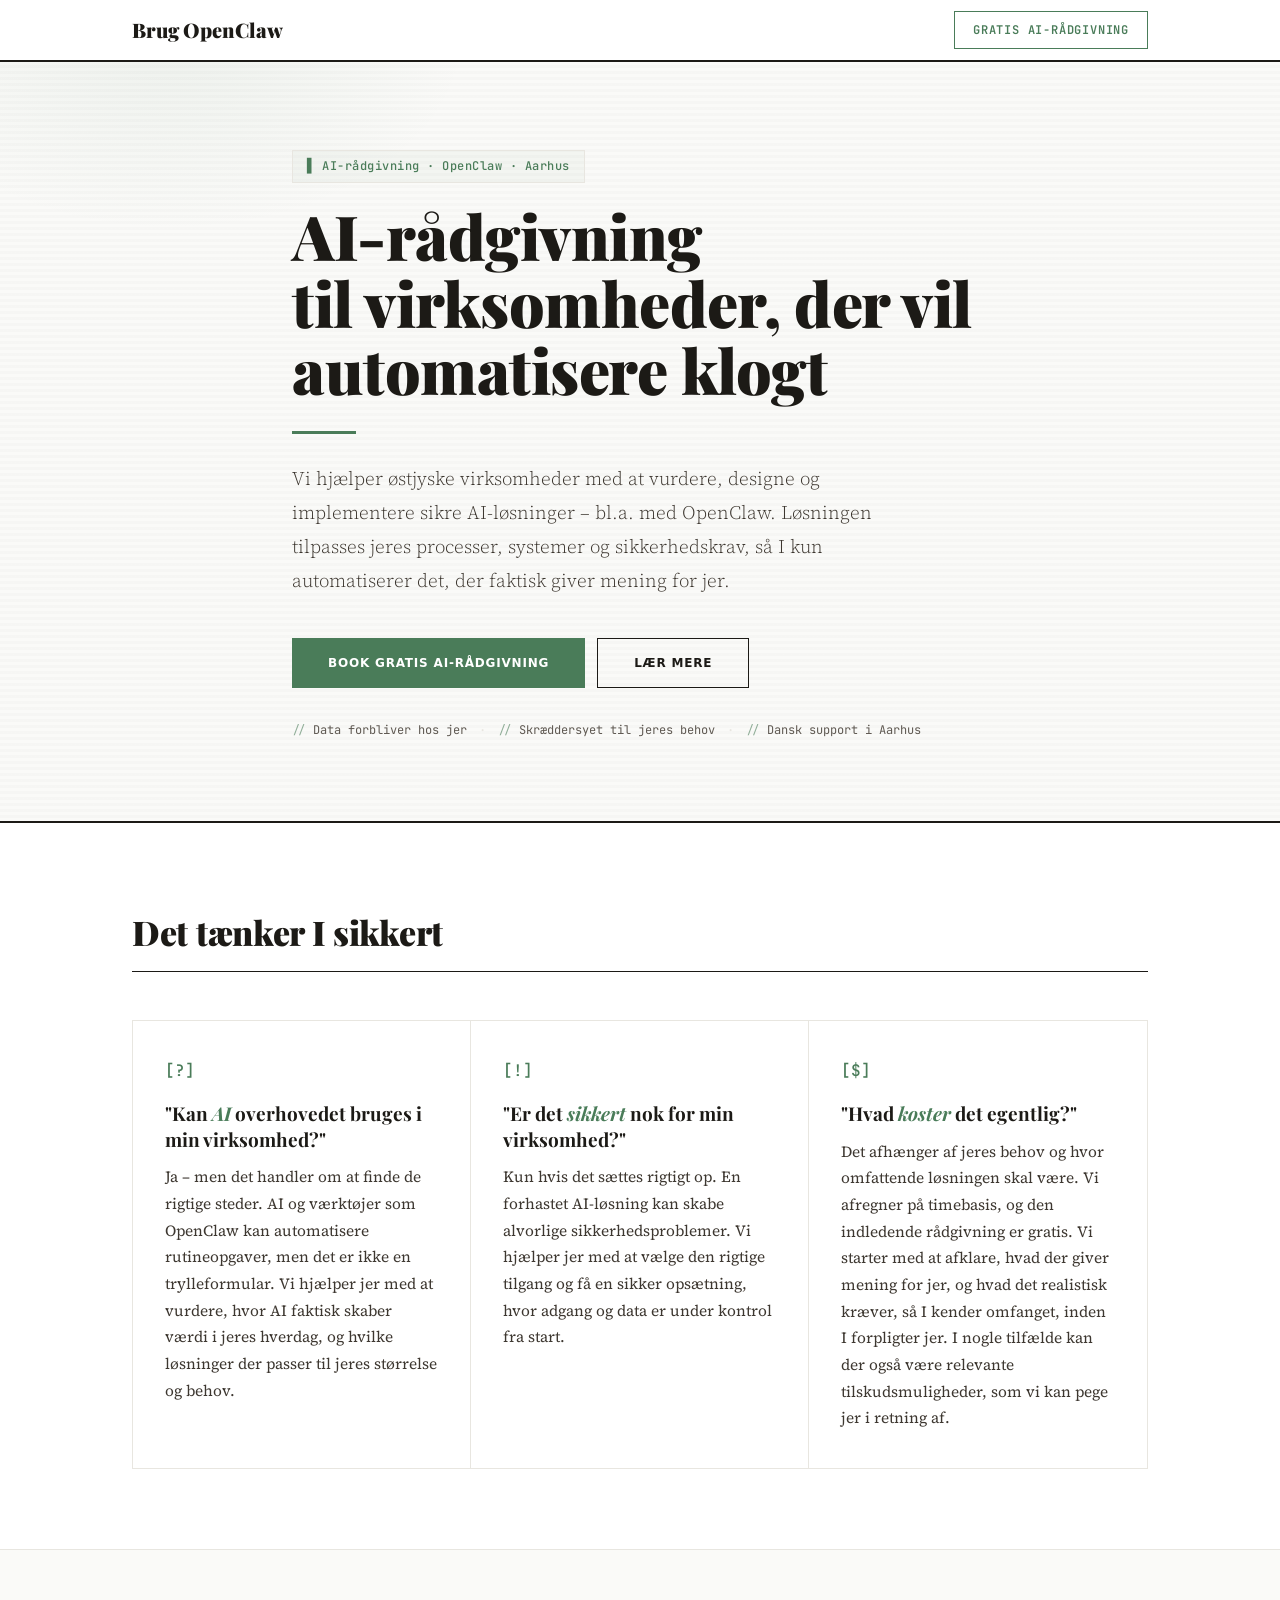
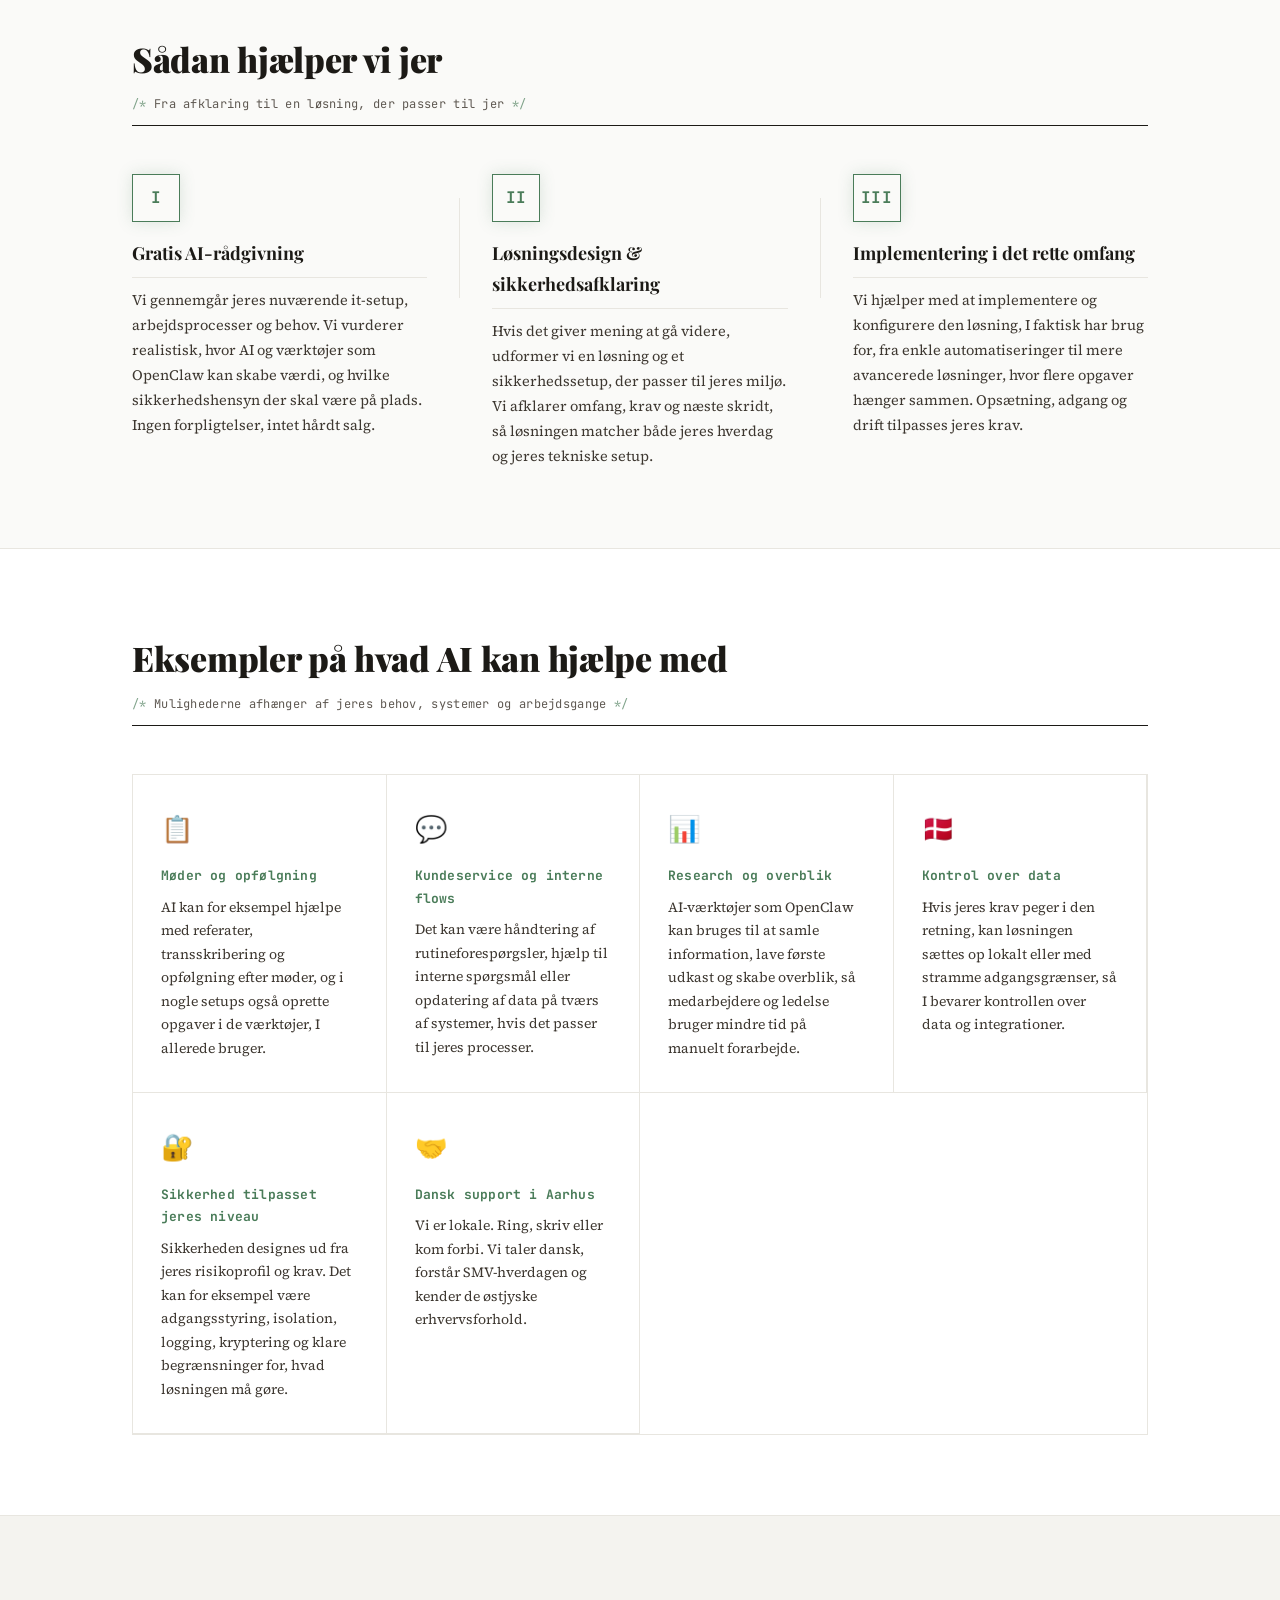
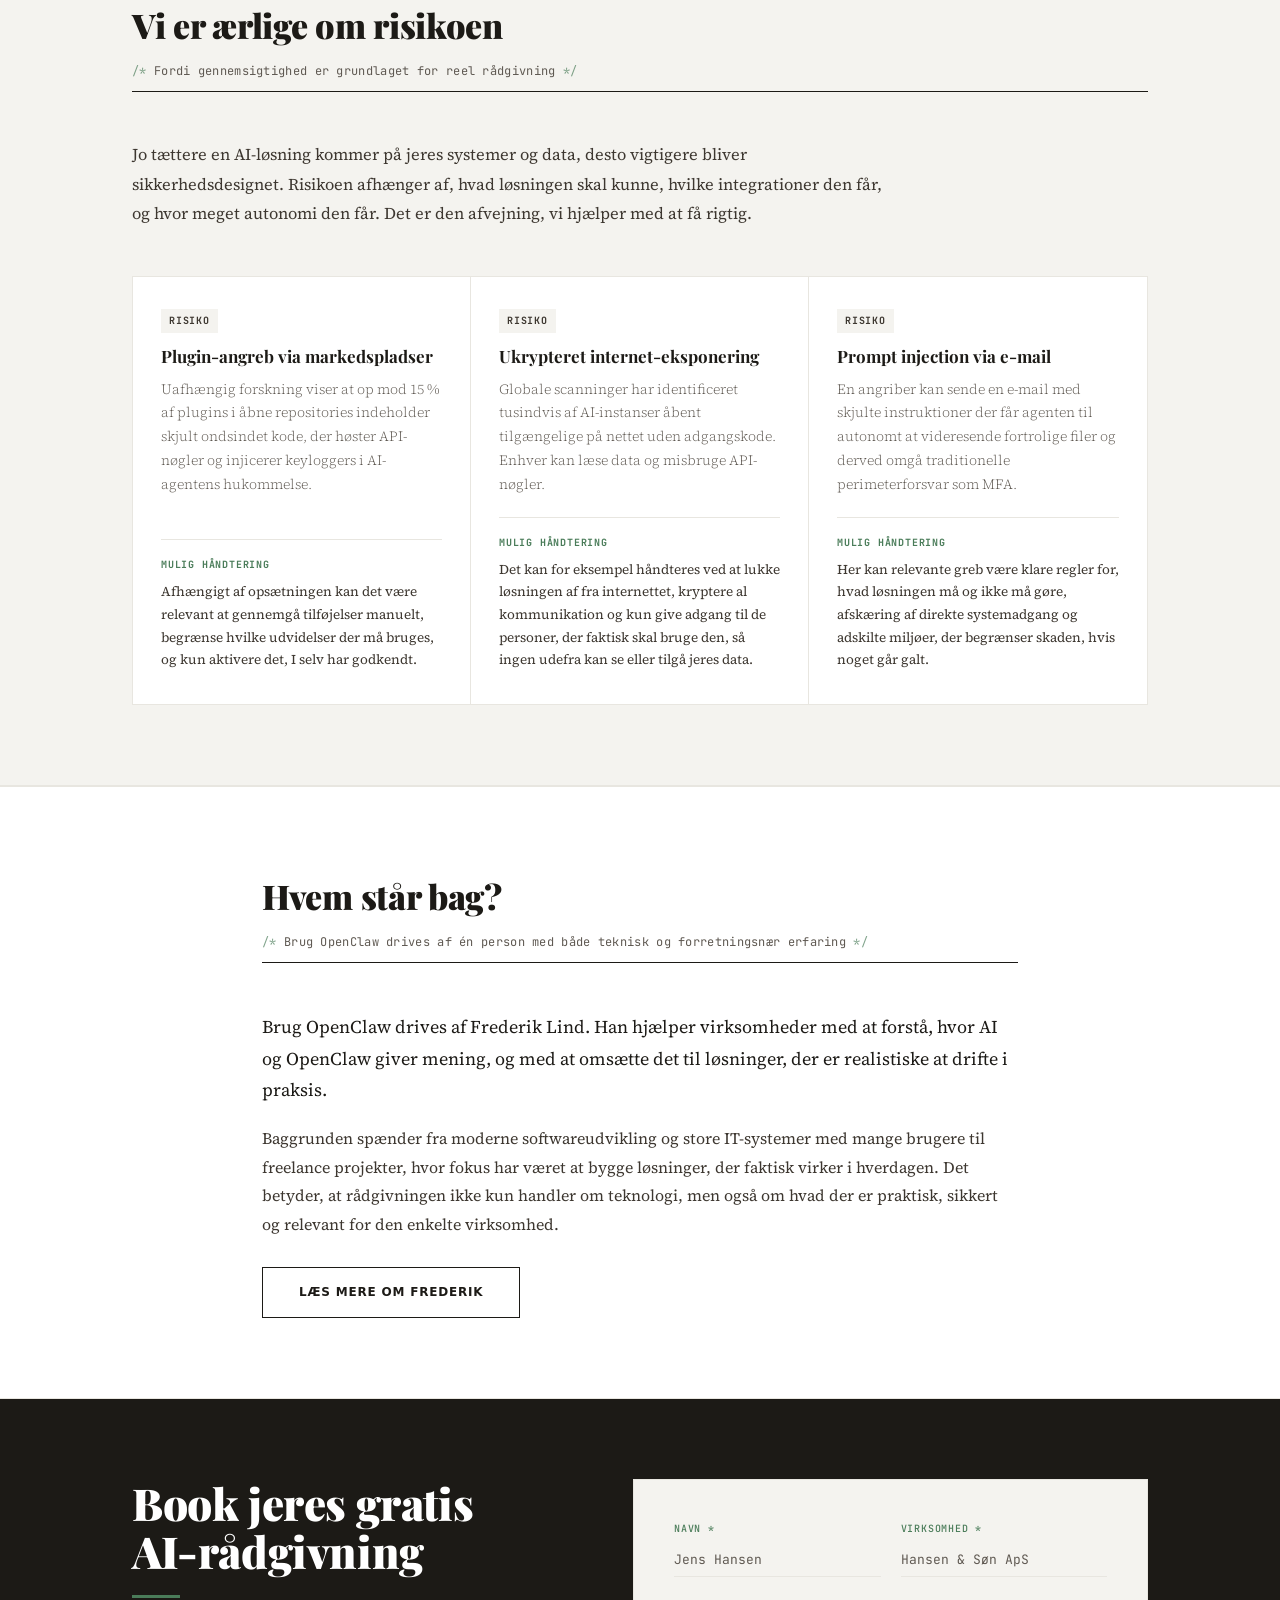
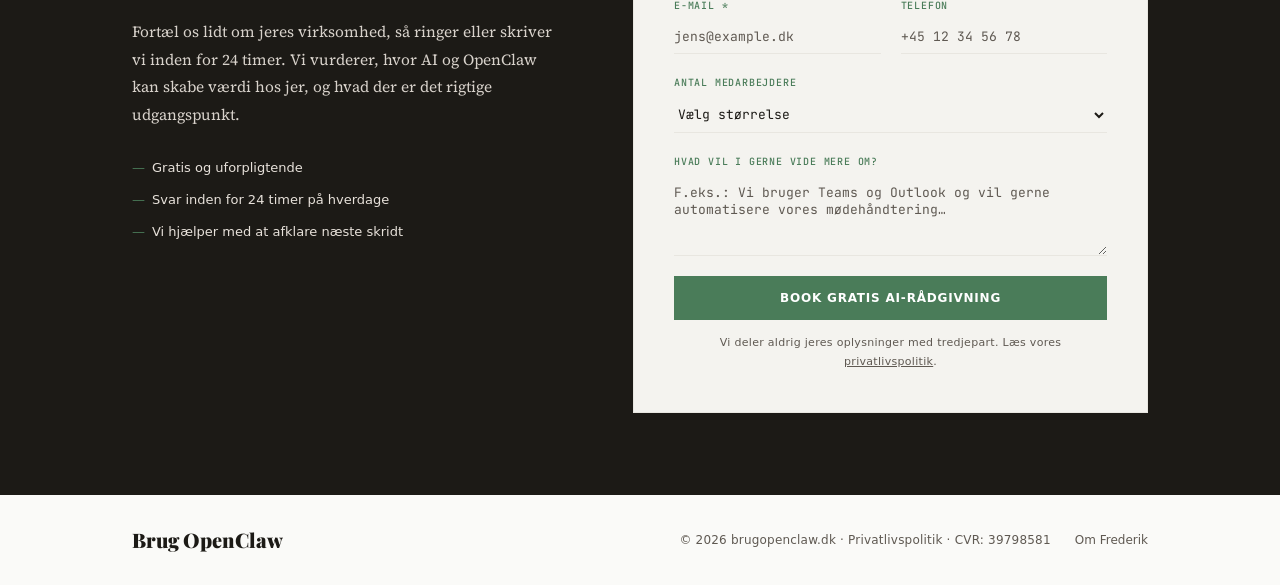
<file: index.html>
<!DOCTYPE html>
<html lang="da">
<head>
  <!-- Google tag (gtag.js) -->
  <script async src="https://www.googletagmanager.com/gtag/js?id=AW-16779625532"></script>
  <script>
    window.dataLayer = window.dataLayer || [];
    function gtag(){dataLayer.push(arguments);}
    gtag('js', new Date());

    gtag('config', 'AW-16779625532');
    gtag('event', 'conversion', {
      'send_to': 'AW-16779625532/enEFCMXwtowcELyIk8E-',
      'value': 1.0,
      'currency': 'DKK'
    });

    function gtag_report_conversion(url, conversionData = {}) {
      var conversionTargets = [
        'AW-16779625532/GL09CPawhusZELyIk8E-',
        'AW-16779625532/SyfcCOvQsowcELyIk8E-'
      ];
      var callbackCalled = false;
      var callback = function () {
        if (callbackCalled) {
          return;
        }
        callbackCalled = true;
        if (typeof(url) !== 'undefined') {
          window.location = url;
        }
      };

      if (typeof window.gtag !== 'function') {
        callback();
        return false;
      }

      conversionTargets.forEach(function (sendTo) {
        gtag('event', 'conversion', {
          'send_to': sendTo,
          'value': 1.0,
          'currency': 'DKK',
          'event_callback': callback,
          ...conversionData
        });
      });
      return false;
    }
  </script>
  <meta charset="UTF-8" />
  <meta name="viewport" content="width=device-width, initial-scale=1.0" />
  <title>Brug OpenClaw – AI-rådgivning Aarhus | AI-automatisering for østjyske SMV'er</title>
  <meta name="description" content="Overvejer I AI og automatisering i jeres virksomhed? Vi hjælper østjyske SMV'er med at finde de rigtige AI-løsninger – bl.a. med OpenClaw – og sætte dem sikkert op. Gratis indledende rådgivning." />
  <meta name="keywords" content="AI-optimering SMV, få hjælp til AI optimering, AI-rådgivning Aarhus, AI automatisering SMV, OpenClaw" />
  <link rel="preconnect" href="https://fonts.googleapis.com" />
  <link rel="preconnect" href="https://fonts.gstatic.com" crossorigin />
  <link href="https://fonts.googleapis.com/css2?family=JetBrains+Mono:wght@400;500;700&family=Playfair+Display:ital,wght@0,700;0,900;1,700&family=Source+Serif+4:wght@300;400;600&display=swap" rel="stylesheet" />
  <link rel="stylesheet" href="style.css" />
  <script type="application/ld+json">
  {
    "@context": "https://schema.org",
    "@type": "ProfessionalService",
    "name": "Brug OpenClaw",
    "description": "Få hjælp til AI-optimering i jeres SMV. Vi hjælper østjyske virksomheder med AI-rådgivning, automatisering og sikre AI-løsninger.",
    "url": "https://brugopenclaw.dk",
    "areaServed": {
      "@type": "Place",
      "name": "Aarhus, Østjylland, Danmark"
    },
    "serviceType": ["AI-optimering for SMV", "AI-rådgivning", "AI-automatisering"],
    "knowsLanguage": "da",
    "priceRange": "Gratis indledende rådgivning"
  }
  </script>
  <link rel="icon" type="image/png" sizes="512x512" href="favicon-512.png" />
  <script defer data-domain="brugopenclaw.dk" src="https://plausible.todoaarhus.dk/js/script.file-downloads.hash.outbound-links.js"></script>
  <script>window.plausible = window.plausible || function() { (window.plausible.q = window.plausible.q || []).push(arguments) }</script>
</head>
<body>

  <!-- NAV -->
  <nav class="nav">
    <div class="container nav__inner">
      <a href="#" class="nav__logo">
<!--        <img src="logo.png" width="28" height="28" alt="Brug OpenClaw logo" />-->
        <span>Brug OpenClaw</span>
      </a>
      <a href="#kontakt" class="btn btn--sm btn--nav"><span class="nav__cta-long">Gratis AI-rådgivning</span><span class="nav__cta-short">Gratis rådgivning</span></a>
    </div>
  </nav>

  <!-- HERO -->
  <section class="hero">
    <div class="container hero__inner">
      <div class="hero__eyebrow"><span class="blink">▋</span> AI-rådgivning · OpenClaw · Aarhus</div>
      <h1 class="hero__headline">
        AI-rådgivning<br />
        til virksomheder, der vil<br />
        automatisere klogt
      </h1>
      <div class="hero__rule"></div>
      <p class="hero__sub">
        Vi hjælper østjyske virksomheder med at vurdere, designe og implementere sikre AI-løsninger – bl.a. med OpenClaw. Løsningen tilpasses jeres processer, systemer og sikkerhedskrav, så I kun automatiserer det, der faktisk giver mening for jer.
      </p>
      <div class="hero__actions">
        <a href="#kontakt" class="btn btn--primary btn--lg">Book gratis AI-rådgivning</a>
        <a href="#hvad-er" class="btn btn--ghost btn--lg">Lær mere</a>
      </div>
      <div class="hero__trust">
        <span>Data forbliver hos jer</span>
        <span class="sep">·</span>
        <span>Skræddersyet til jeres behov</span>
        <span class="sep">·</span>
        <span>Dansk support i Aarhus</span>
      </div>
    </div>
  </section>

  <!-- PAIN POINTS -->
  <section class="pain" id="hvad-er">
    <div class="container">
      <div class="section-header">
        <h2 class="section-title">Det tænker I sikkert</h2>
      </div>
      <div class="pain__grid">
        <div class="pain__card">
          <div class="pain__icon">[?]</div>
          <h3>"Kan <em>AI</em> overhovedet bruges i min virksomhed?"</h3>
          <p>Ja – men det handler om at finde de rigtige steder. AI og værktøjer som OpenClaw kan automatisere rutineopgaver, men det er ikke en trylleformular. Vi hjælper jer med at vurdere, hvor AI faktisk skaber værdi i jeres hverdag, og hvilke løsninger der passer til jeres størrelse og behov.</p>
        </div>
        <div class="pain__card">
          <div class="pain__icon">[!]</div>
          <h3>"Er det <em>sikkert</em> nok for min virksomhed?"</h3>
          <p>Kun hvis det sættes rigtigt op. En forhastet AI-løsning kan skabe alvorlige sikkerhedsproblemer. Vi hjælper jer med at vælge den rigtige tilgang og få en sikker opsætning, hvor adgang og data er under kontrol fra start.</p>
        </div>
        <div class="pain__card">
          <div class="pain__icon">[$]</div>
          <h3>"Hvad <em>koster</em> det egentlig?"</h3>
          <p>Det afhænger af jeres behov og hvor omfattende løsningen skal være. Vi afregner på timebasis, og den indledende rådgivning er gratis. Vi starter med at afklare, hvad der giver mening for jer, og hvad det realistisk kræver, så I kender omfanget, inden I forpligter jer. I nogle tilfælde kan der også være relevante tilskudsmuligheder, som vi kan pege jer i retning af.</p>
        </div>
      </div>
    </div>
  </section>

  <!-- HOW IT WORKS -->
  <section class="how">
    <div class="container">
      <div class="section-header">
        <h2 class="section-title">Sådan hjælper vi jer</h2>
        <p class="section-sub">Fra afklaring til en løsning, der passer til jer</p>
      </div>
      <div class="steps">
        <div class="step">
          <div class="step__num">I</div>
          <div class="step__body">
            <h3>Gratis AI-rådgivning</h3>
            <p>Vi gennemgår jeres nuværende it-setup, arbejdsprocesser og behov. Vi vurderer realistisk, hvor AI og værktøjer som OpenClaw kan skabe værdi, og hvilke sikkerhedshensyn der skal være på plads. Ingen forpligtelser, intet hårdt salg.</p>
          </div>
        </div>
        <div class="step__connector" aria-hidden="true"></div>
        <div class="step">
          <div class="step__num">II</div>
          <div class="step__body">
            <h3>Løsningsdesign & sikkerhedsafklaring</h3>
            <p>Hvis det giver mening at gå videre, udformer vi en løsning og et sikkerhedssetup, der passer til jeres miljø. Vi afklarer omfang, krav og næste skridt, så løsningen matcher både jeres hverdag og jeres tekniske setup.</p>
          </div>
        </div>
        <div class="step__connector" aria-hidden="true"></div>
        <div class="step">
          <div class="step__num">III</div>
          <div class="step__body">
            <h3>Implementering i det rette omfang</h3>
            <p>Vi hjælper med at implementere og konfigurere den løsning, I faktisk har brug for, fra enkle automatiseringer til mere avancerede løsninger, hvor flere opgaver hænger sammen. Opsætning, adgang og drift tilpasses jeres krav.</p>
          </div>
        </div>
      </div>
    </div>
  </section>

  <!-- BENEFITS / USE CASES -->
  <section class="benefits">
    <div class="container">
      <div class="section-header">
        <h2 class="section-title">Eksempler på hvad AI kan hjælpe med</h2>
        <p class="section-sub">Mulighederne afhænger af jeres behov, systemer og arbejdsgange</p>
      </div>
      <div class="benefits__grid">
        <div class="benefit">
          <div class="benefit__icon">📋</div>
          <h3>Møder og opfølgning</h3>
          <p>AI kan for eksempel hjælpe med referater, transskribering og opfølgning efter møder, og i nogle setups også oprette opgaver i de værktøjer, I allerede bruger.</p>
        </div>
        <div class="benefit">
          <div class="benefit__icon">💬</div>
          <h3>Kundeservice og interne flows</h3>
          <p>Det kan være håndtering af rutineforespørgsler, hjælp til interne spørgsmål eller opdatering af data på tværs af systemer, hvis det passer til jeres processer.</p>
        </div>
        <div class="benefit">
          <div class="benefit__icon">📊</div>
          <h3>Research og overblik</h3>
          <p>AI-værktøjer som OpenClaw kan bruges til at samle information, lave første udkast og skabe overblik, så medarbejdere og ledelse bruger mindre tid på manuelt forarbejde.</p>
        </div>
        <div class="benefit">
          <div class="benefit__icon">🇩🇰</div>
          <h3>Kontrol over data</h3>
          <p>Hvis jeres krav peger i den retning, kan løsningen sættes op lokalt eller med stramme adgangsgrænser, så I bevarer kontrollen over data og integrationer.</p>
        </div>
        <div class="benefit">
          <div class="benefit__icon">🔐</div>
          <h3>Sikkerhed tilpasset jeres niveau</h3>
          <p>Sikkerheden designes ud fra jeres risikoprofil og krav. Det kan for eksempel være adgangsstyring, isolation, logging, kryptering og klare begrænsninger for, hvad løsningen må gøre.</p>
        </div>
        <div class="benefit">
          <div class="benefit__icon">🤝</div>
          <h3>Dansk support i Aarhus</h3>
          <p>Vi er lokale. Ring, skriv eller kom forbi. Vi taler dansk, forstår SMV-hverdagen og kender de østjyske erhvervsforhold.</p>
        </div>
      </div>
    </div>
  </section>

  <!-- SECURITY TRANSPARENCY -->
  <section class="security" id="sikkerhed">
    <div class="container">
      <div class="section-header">
        <h2 class="section-title">Vi er ærlige om risikoen</h2>
        <p class="section-sub">Fordi gennemsigtighed er grundlaget for reel rådgivning</p>
      </div>
      <p class="security__intro">Jo tættere en AI-løsning kommer på jeres systemer og data, desto vigtigere bliver sikkerhedsdesignet. Risikoen afhænger af, hvad løsningen skal kunne, hvilke integrationer den får, og hvor meget autonomi den får. Det er den afvejning, vi hjælper med at få rigtig.</p>
      <div class="security__grid">
        <div class="security__risk">
          <div class="security__risk-tag">Risiko</div>
          <h3>Plugin-angreb via markedspladser</h3>
          <p>Uafhængig forskning viser at op mod 15 % af plugins i åbne repositories indeholder skjult ondsindet kode, der høster API-nøgler og injicerer keyloggers i AI-agentens hukommelse.</p>
          <div class="security__solution">
            <div class="security__solution-tag">Mulig håndtering</div>
            <p>Afhængigt af opsætningen kan det være relevant at gennemgå tilføjelser manuelt, begrænse hvilke udvidelser der må bruges, og kun aktivere det, I selv har godkendt.</p>
          </div>
        </div>
        <div class="security__risk">
          <div class="security__risk-tag">Risiko</div>
          <h3>Ukrypteret internet-eksponering</h3>
          <p>Globale scanninger har identificeret tusindvis af AI-instanser åbent tilgængelige på nettet uden adgangskode. Enhver kan læse data og misbruge API-nøgler.</p>
          <div class="security__solution">
            <div class="security__solution-tag">Mulig håndtering</div>
            <p>Det kan for eksempel håndteres ved at lukke løsningen af fra internettet, kryptere al kommunikation og kun give adgang til de personer, der faktisk skal bruge den, så ingen udefra kan se eller tilgå jeres data.</p>
          </div>
        </div>
        <div class="security__risk">
          <div class="security__risk-tag">Risiko</div>
          <h3>Prompt injection via e-mail</h3>
          <p>En angriber kan sende en e-mail med skjulte instruktioner der får agenten til autonomt at videresende fortrolige filer og derved omgå traditionelle perimeterforsvar som MFA.</p>
          <div class="security__solution">
            <div class="security__solution-tag">Mulig håndtering</div>
            <p>Her kan relevante greb være klare regler for, hvad løsningen må og ikke må gøre, afskæring af direkte systemadgang og adskilte miljøer, der begrænser skaden, hvis noget går galt.</p>
          </div>
        </div>
      </div>
    </div>
  </section>

  <!-- SOCIAL PROOF -->
<!--  <section class="proof">-->
<!--    <div class="container">-->
<!--      <div class="section-header">-->
<!--        <h2 class="section-title">Hvad andre SMV'er siger</h2>-->
<!--      </div>-->
<!--      <div class="testimonials">-->
<!--        <blockquote class="testimonial">-->
<!--          <p>Vi var skeptiske – men efter rådgivningen fik vi automatiseret vores mødeopfølgning og sparer nu omkring 8 timer om ugen på opgaver, vi før lavede manuelt. Vi startede i det små, og det passede perfekt til vores arbejdsgange.</p>-->
<!--          <cite>-->
<!--            <strong>Mette H.</strong>-->
<!--            <span>Indehaver, regnskabsfirma i Aarhus</span>-->
<!--          </cite>-->
<!--        </blockquote>-->
<!--        <blockquote class="testimonial">-->
<!--          <p>De forklarede risikoen ærligt og hjalp os med at vælge et sikkerhedsniveau, der passede til vores størrelse. Vi fik sat en løsning op til at håndtere kundehenvendelser, og svartiden er faldet markant.</p>-->
<!--          <cite>-->
<!--            <strong>Thomas K.</strong>-->
<!--            <span>Daglig leder, produktionsvirksomhed i Horsens</span>-->
<!--          </cite>-->
<!--        </blockquote>-->
<!--        <blockquote class="testimonial">-->
<!--          <p>Vi troede, vi havde brug for en stor løsning, men Frederik hjalp os med at starte med det, der gav mest. Nu kører vores research og dataoverblik næsten af sig selv – det frigiver tid til det, vi er bedst til.</p>-->
<!--          <cite>-->
<!--            <strong>Rikke B.</strong>-->
<!--            <span>Medejer, softwarevirksomhed i Aarhus</span>-->
<!--          </cite>-->
<!--        </blockquote>-->
<!--      </div>-->
<!--    </div>-->
<!--  </section>-->

  <!-- FOUNDER -->
  <section class="founder">
    <div class="container founder__inner">
      <div class="founder__copy">
        <div class="section-header">
          <h2 class="section-title">Hvem står bag?</h2>
          <p class="section-sub">Brug OpenClaw drives af én person med både teknisk og forretningsnær erfaring</p>
        </div>
        <p class="founder__lead">Brug OpenClaw drives af Frederik Lind. Han hjælper virksomheder med at forstå, hvor AI og OpenClaw giver mening, og med at omsætte det til løsninger, der er realistiske at drifte i praksis.</p>
        <p class="founder__text">Baggrunden spænder fra moderne softwareudvikling og store IT-systemer med mange brugere til freelance projekter, hvor fokus har været at bygge løsninger, der faktisk virker i hverdagen. Det betyder, at rådgivningen ikke kun handler om teknologi, men også om hvad der er praktisk, sikkert og relevant for den enkelte virksomhed.</p>
        <a href="about.html" class="btn btn--ghost btn--lg">Læs mere om Frederik</a>
      </div>
    </div>
  </section>

  <!-- LEAD FORM -->
  <section class="contact" id="kontakt">
    <div class="container contact__inner">
      <div class="contact__copy">
        <h2>Book jeres gratis<br />AI-rådgivning</h2>
        <div class="contact__rule"></div>
        <p>Fortæl os lidt om jeres virksomhed, så ringer eller skriver vi inden for 24 timer. Vi vurderer, hvor AI og OpenClaw kan skabe værdi hos jer, og hvad der er det rigtige udgangspunkt.</p>
        <ul class="contact__checklist">
          <li>Gratis og uforpligtende</li>
          <li>Svar inden for 24 timer på hverdage</li>
          <li>Vi hjælper med at afklare næste skridt</li>
        </ul>
      </div>
      <form class="form" id="leadForm" action="https://formspree.io/f/xnjgwqvy" method="POST" novalidate>
        <div class="form__row">
          <div class="form__group">
            <label for="name">Navn *</label>
            <input type="text" id="name" name="name" placeholder="Jens Hansen" required />
          </div>
          <div class="form__group">
            <label for="company">Virksomhed *</label>
            <input type="text" id="company" name="company" placeholder="Hansen & Søn ApS" required />
          </div>
        </div>
        <div class="form__row">
          <div class="form__group">
            <label for="email">E-mail *</label>
            <input type="email" id="email" name="email" placeholder="jens@example.dk" required />
          </div>
          <div class="form__group">
            <label for="phone">Telefon</label>
            <input type="tel" id="phone" name="phone" placeholder="+45 12 34 56 78" />
          </div>
        </div>
        <div class="form__group">
          <label for="employees">Antal medarbejdere</label>
          <select id="employees" name="employees">
            <option value="">Vælg størrelse</option>
            <option value="1-5">1–5</option>
            <option value="6-20">6–20</option>
            <option value="21-50">21–50</option>
            <option value="50+">50+</option>
          </select>
        </div>
        <div class="form__group">
          <label for="message">Hvad vil I gerne vide mere om?</label>
          <textarea id="message" name="message" rows="3" placeholder="F.eks.: Vi bruger Teams og Outlook og vil gerne automatisere vores mødehåndtering…"></textarea>
        </div>
        <button type="submit" class="btn btn--primary btn--full">Book gratis AI-rådgivning</button>
        <p class="form__privacy">Vi deler aldrig jeres oplysninger med tredjepart. Læs vores <a href="#privacy">privatlivspolitik</a>.</p>
      </form>
    </div>
  </section>

  <!-- FOOTER -->
  <footer class="footer">
    <div class="container footer__inner">
      <a href="#" class="nav__logo">
<!--        <svg width="22" height="22" viewBox="0 0 28 28" fill="none" aria-hidden="true">-->
<!--          <path d="M14 2C7.373 2 2 7.373 2 14s5.373 12 12 12 12-5.373 12-12S20.627 2 14 2Z" fill="#4a7c59"/>-->
<!--          <path d="M9 14c0-2.761 2.239-5 5-5s5 2.239 5 5-2.239 5-5 5" stroke="#fff" stroke-width="2.2" stroke-linecap="round"/>-->
<!--          <path d="M14 9v2M14 17v2M9 14H7M21 14h-2" stroke="#fff" stroke-width="2" stroke-linecap="round"/>-->
<!--        </svg>-->
        <span>Brug OpenClaw</span>
      </a>
      <p class="footer__copy">© 2026 brugopenclaw.dk · <a href="#privacy" id="privacy">Privatlivspolitik</a> · CVR: 39798581</p>
      <p class="footer__tagline">AI-rådgivning med OpenClaw til østjyske virksomheder. Få hjælp til AI-optimering af jeres SMV.</p>
      <a href="about.html" class="footer__link">Om Frederik</a>
    </div>
  </footer>

  <script src="main.js"></script>
</body>
</html>
</file>
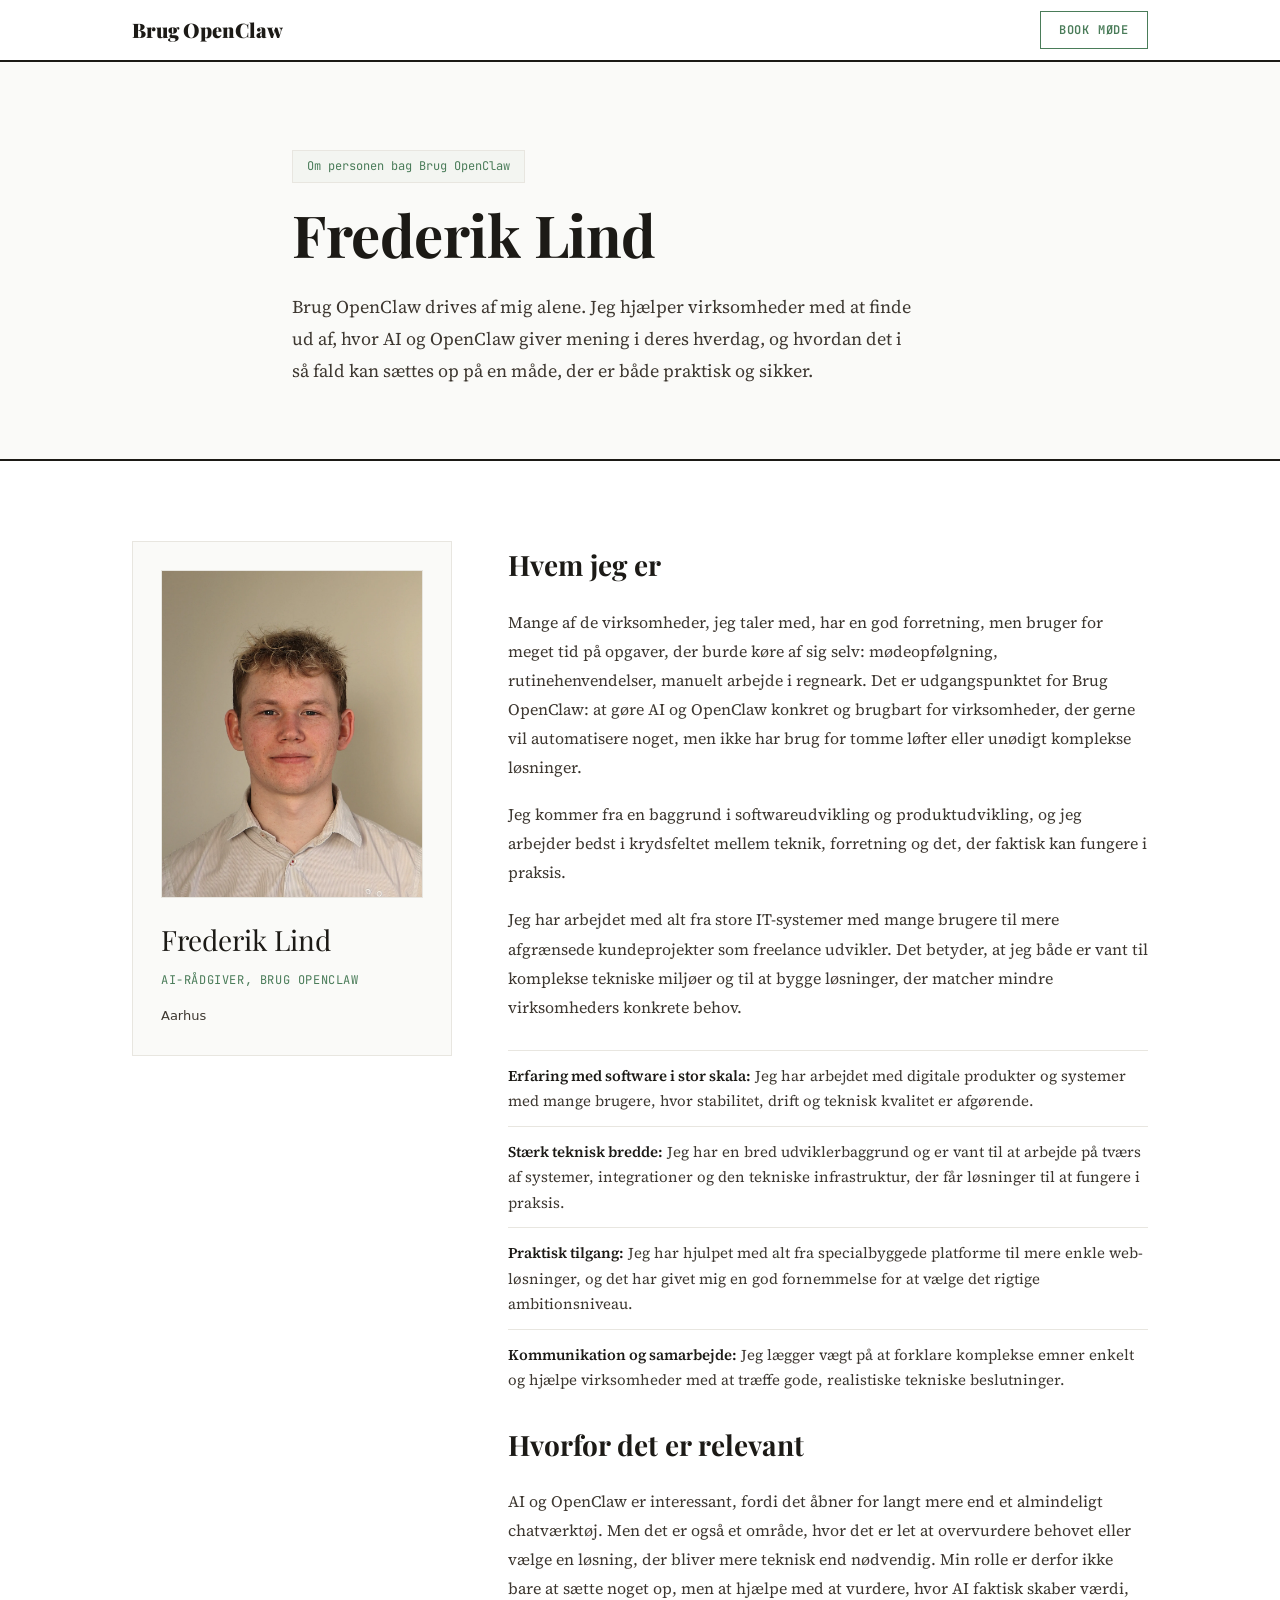
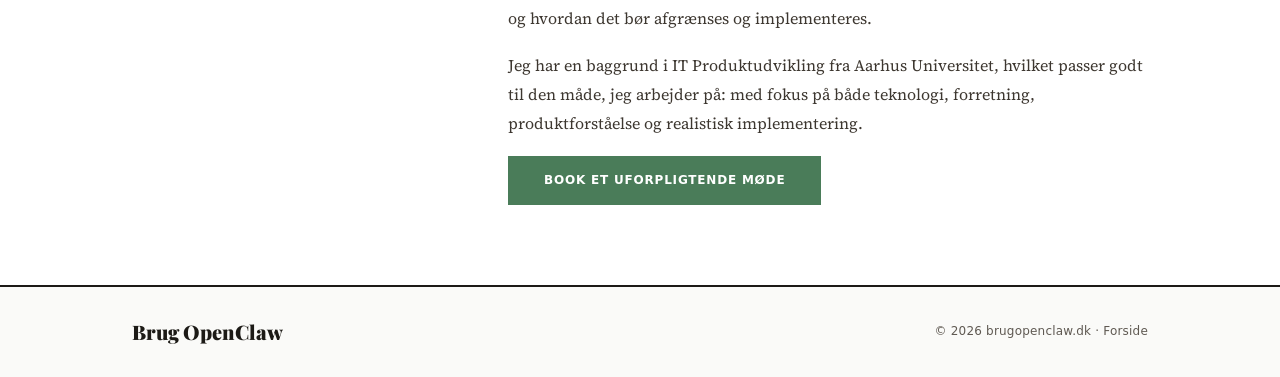
<file: about.html>
<!DOCTYPE html>
<html lang="da">
<head>
  <!-- Google tag (gtag.js) -->
  <script async src="https://www.googletagmanager.com/gtag/js?id=AW-16779625532"></script>
  <script>
    window.dataLayer = window.dataLayer || [];
    function gtag(){dataLayer.push(arguments);}
    gtag('js', new Date());

    gtag('config', 'AW-16779625532');
  </script>
  <meta charset="UTF-8" />
  <meta name="viewport" content="width=device-width, initial-scale=1.0" />
  <title>Om Frederik Lind | Brug OpenClaw</title>
  <meta name="description" content="Læs mere om Frederik Lind, personen bag Brug OpenClaw – AI-rådgivning og OpenClaw-løsninger til østjyske virksomheder." />
  <link rel="preconnect" href="https://fonts.googleapis.com" />
  <link rel="preconnect" href="https://fonts.gstatic.com" crossorigin />
  <link href="https://fonts.googleapis.com/css2?family=JetBrains+Mono:wght@400;500;700&family=Playfair+Display:ital,wght@0,700;0,900;1,700&family=Source+Serif+4:wght@300;400;600&display=swap" rel="stylesheet" />
  <link rel="stylesheet" href="style.css" />
  <link rel="icon" type="image/png" sizes="512x512" href="favicon-512.png" />
  <script defer data-domain="brugopenclaw.dk" src="https://plausible.todoaarhus.dk/js/script.file-downloads.hash.outbound-links.js"></script>
  <script>window.plausible = window.plausible || function() { (window.plausible.q = window.plausible.q || []).push(arguments) }</script>
</head>
<body>

  <nav class="nav">
    <div class="container nav__inner">
      <a href="index.html" class="nav__logo">
        <span>Brug OpenClaw</span>
      </a>
      <a href="index.html#kontakt" class="btn btn--sm btn--nav">Book møde</a>
    </div>
  </nav>

  <section class="page-hero">
    <div class="container page-hero__inner">
      <div class="page-hero__eyebrow">Om personen bag Brug OpenClaw</div>
      <h1 class="page-hero__title">Frederik Lind</h1>
      <p class="page-hero__text">Brug OpenClaw drives af mig alene. Jeg hjælper virksomheder med at finde ud af, hvor AI og OpenClaw giver mening i deres hverdag, og hvordan det i så fald kan sættes op på en måde, der er både praktisk og sikker.</p>
    </div>
  </section>

  <section class="profile">
    <div class="container profile__inner">
      <aside class="profile__card">
        <img src="PB1 redigeret.webp" alt="Portræt af Frederik Lind" class="profile__image" />
        <div class="profile__name">Frederik Lind</div>
        <div class="profile__role">AI-rådgiver, Brug OpenClaw</div>
        <div class="profile__meta">
          <span>Aarhus</span>
        </div>
      </aside>

      <div class="profile__body">
        <h2>Hvem jeg er</h2>
        <p>Mange af de virksomheder, jeg taler med, har en god forretning, men bruger for meget tid på opgaver, der burde køre af sig selv: mødeopfølgning, rutinehenvendelser, manuelt arbejde i regneark. Det er udgangspunktet for Brug OpenClaw: at gøre AI og OpenClaw konkret og brugbart for virksomheder, der gerne vil automatisere noget, men ikke har brug for tomme løfter eller unødigt komplekse løsninger.</p>
        <p>Jeg kommer fra en baggrund i softwareudvikling og produktudvikling, og jeg arbejder bedst i krydsfeltet mellem teknik, forretning og det, der faktisk kan fungere i praksis.</p>
        <p>Jeg har arbejdet med alt fra store IT-systemer med mange brugere til mere afgrænsede kundeprojekter som freelance udvikler. Det betyder, at jeg både er vant til komplekse tekniske miljøer og til at bygge løsninger, der matcher mindre virksomheders konkrete behov.</p>

        <ul class="profile__facts">
          <li><strong>Erfaring med software i stor skala:</strong> Jeg har arbejdet med digitale produkter og systemer med mange brugere, hvor stabilitet, drift og teknisk kvalitet er afgørende.</li>
          <li><strong>Stærk teknisk bredde:</strong> Jeg har en bred udviklerbaggrund og er vant til at arbejde på tværs af systemer, integrationer og den tekniske infrastruktur, der får løsninger til at fungere i praksis.</li>
          <li><strong>Praktisk tilgang:</strong> Jeg har hjulpet med alt fra specialbyggede platforme til mere enkle web-løsninger, og det har givet mig en god fornemmelse for at vælge det rigtige ambitionsniveau.</li>
          <li><strong>Kommunikation og samarbejde:</strong> Jeg lægger vægt på at forklare komplekse emner enkelt og hjælpe virksomheder med at træffe gode, realistiske tekniske beslutninger.</li>
        </ul>

        <h2>Hvorfor det er relevant</h2>
        <p>AI og OpenClaw er interessant, fordi det åbner for langt mere end et almindeligt chatværktøj. Men det er også et område, hvor det er let at overvurdere behovet eller vælge en løsning, der bliver mere teknisk end nødvendig. Min rolle er derfor ikke bare at sætte noget op, men at hjælpe med at vurdere, hvor AI faktisk skaber værdi, og hvordan det bør afgrænses og implementeres.</p>
        <p>Jeg har en baggrund i IT Produktudvikling fra Aarhus Universitet, hvilket passer godt til den måde, jeg arbejder på: med fokus på både teknologi, forretning, produktforståelse og realistisk implementering.</p>

        <a href="index.html#kontakt" class="btn btn--primary btn--lg">Book et uforpligtende møde</a>
      </div>
    </div>
  </section>

  <footer class="footer">
    <div class="container footer__inner">
      <a href="index.html" class="nav__logo">
        <span>Brug OpenClaw</span>
      </a>
      <p class="footer__copy">© 2026 brugopenclaw.dk · <a href="index.html">Forside</a></p>
      <p class="footer__tagline">AI-rådgivning med OpenClaw til østjyske virksomheder.</p>
    </div>
  </footer>

</body>
</html>
</file>
<file: style.css>
/* ============================================================
   DESIGN 6: NORDIC EDITORIAL
   Merge of Design 1 (Nordic Minimal) + Design 5 (Classic Editorial)

   From Design 1: sage green accent, warm stone palette, clean
                  whitespace, minimal shadows, grid-bordered cards
   From Design 5: Playfair Display serif headings, Source Serif body,
                  editorial structure (eyebrow text, horizontal rules,
                  left-aligned hero), underline-only form inputs
   ============================================================ */

*, *::before, *::after { box-sizing: border-box; margin: 0; padding: 0; }

:root {
  /* Greens from Design 1 */
  --green:     #4a7c59;
  --green-dk:  #3d6b4a;
  --green-100: #e8f4ed;
  --green-50:  #f2f8f4;

  /* Stone/warm neutrals from Design 1 */
  --stone-50:  #fafaf8;
  --stone-100: #f4f3ef;
  --stone-200: #e8e6e0;
  --stone-400: #867e76;
  --stone-500: #5f5952;
  --stone-700: #3d3730;
  --stone-900: #1c1a16;

  --white: #ffffff;

  /* Fonts from Design 5 */
  --font-serif: 'Playfair Display', Georgia, serif;
  --font-body:  'Source Serif 4', Georgia, serif;
  --font-sans:  'Inter', system-ui, sans-serif;
  --font-mono:  'JetBrains Mono', 'Fira Code', monospace;

  /* Terminal glow from Design 2 */
  --glow-green: 0 0 16px rgba(74,124,89,.18);
}

html { scroll-behavior: smooth; }

/* ── Blink cursor (from Design 2) ───────────────────── */
@keyframes blink {
  0%, 49% { opacity: 1; }
  50%, 100% { opacity: 0; }
}
.blink { animation: blink 1s step-end infinite; }

body {
  font-family: var(--font-body);
  font-size: 17px;
  line-height: 1.72;
  color: var(--stone-700);
  background: var(--white);
  -webkit-font-smoothing: antialiased;
  overflow-x: hidden;
}

/* ── Layout ─────────────────────────────────────────── */
.container {
  width: 100%;
  max-width: 1080px;
  margin: 0 auto;
  padding: 0 32px;
}

/* ── Buttons ─────────────────────────────────────────── */
.btn {
  display: inline-flex;
  align-items: center;
  gap: 8px;
  font-family: var(--font-sans);
  font-size: 12px;
  font-weight: 600;
  border: none;
  border-radius: 0;
  cursor: pointer;
  text-decoration: none;
  transition: all .15s;
  white-space: nowrap;
  letter-spacing: .8px;
  text-transform: uppercase;
}

.btn--sm   { padding: 8px 18px; }
.btn--lg   { padding: 14px 36px; font-size: 12px; }
.btn--full { width: 100%; justify-content: center; padding: 15px; font-size: 12px; }

.btn--primary {
  background: var(--green);
  color: var(--white);
}
.btn--primary:hover { background: var(--green-dk); }

.btn--ghost {
  background: transparent;
  color: var(--stone-900);
  border: 1.5px solid var(--stone-900);
}
.btn--ghost:hover {
  background: var(--stone-900);
  color: var(--white);
}

.btn--nav {
  font-family: var(--font-mono);
  color: var(--green);
  border: 1.5px solid var(--green);
  background: transparent;
}
.btn--nav:hover {
  background: var(--green);
  color: var(--white);
}

/* ── Nav ─────────────────────────────────────────────── */
.nav {
  position: sticky;
  top: 0;
  z-index: 100;
  background: rgba(255,255,255,.97);
  backdrop-filter: blur(8px);
  border-bottom: 2px solid var(--stone-900);
}
.nav__inner {
  display: flex;
  align-items: center;
  justify-content: space-between;
  height: 60px;
}
.nav__logo {
  display: flex;
  align-items: center;
  gap: 10px;
  font-family: var(--font-serif);
  font-size: 20px;
  font-weight: 900;
  color: var(--stone-900);
  text-decoration: none;
}

/* ── Hero ─────────────────────────────────────────────── */
/* Structure from Design 5 (left-aligned, eyebrow, rule)
   Colours from Design 1 (warm white background, sage accent)
   Scanline + glow from Design 2 */
.hero {
  background: var(--stone-50);
  padding: 88px 0 80px;
  border-bottom: 2px solid var(--stone-900);
  position: relative;
  overflow: hidden;
}
/* subtle radial glow */
.hero::before {
  content: '';
  position: absolute;
  top: -30%;
  left: -10%;
  width: 600px;
  height: 400px;
  background: radial-gradient(ellipse, rgba(74,124,89,.07) 0%, transparent 70%);
  pointer-events: none;
}
/* scanline texture */
.hero::after {
  content: '';
  position: absolute;
  inset: 0;
  background: repeating-linear-gradient(
    0deg,
    transparent,
    transparent 3px,
    rgba(0,0,0,.015) 3px,
    rgba(0,0,0,.015) 6px
  );
  pointer-events: none;
}
.hero__inner {
  max-width: 760px;
  position: relative;
  z-index: 1;
}
.hero__eyebrow {
  display: inline-block;
  font-family: var(--font-mono);
  font-size: 12px;
  font-weight: 500;
  letter-spacing: .5px;
  color: var(--green);
  border: 1px solid var(--stone-200);
  padding: 5px 14px;
  margin-bottom: 20px;
  background: rgba(74,124,89,.04);
}
.hero__headline {
  font-family: var(--font-serif);
  font-size: clamp(32px, 5.5vw, 62px);
  font-weight: 900;
  line-height: 1.08;
  letter-spacing: -.5px;
  color: var(--stone-900);
}
.hero__rule {
  width: 64px;
  height: 3px;
  background: var(--green);
  margin: 28px 0;
}
.hero__sub {
  font-size: clamp(16px, 1.6vw, 19px);
  color: var(--stone-700);
  max-width: 600px;
  line-height: 1.78;
  margin-bottom: 40px;
  font-weight: 300;
}
.hero__actions {
  display: flex;
  gap: 12px;
  flex-wrap: wrap;
  margin-bottom: 32px;
}
.hero__trust {
  display: flex;
  gap: 0;
  flex-wrap: wrap;
  font-family: var(--font-mono);
  font-size: 12px;
  color: var(--stone-500);
}
.hero__trust span:not(.sep)::before { content: '// '; color: var(--green); opacity: .6; }
.hero__trust .sep { margin: 0 12px; color: var(--stone-200); }

/* ── Section commons ─────────────────────────────────── */
/* Editorial structure from Design 5, green accent from Design 1 */
.section-header {
  border-bottom: 1.5px solid var(--stone-900);
  margin-bottom: 48px;
  padding-bottom: 10px;
}
.section-title {
  font-family: var(--font-serif);
  font-size: clamp(22px, 2.8vw, 34px);
  font-weight: 900;
  color: var(--stone-900);
  letter-spacing: -.3px;
  text-align: left;
}
.section-sub {
  font-family: var(--font-mono);
  font-size: 12px;
  letter-spacing: .3px;
  color: var(--stone-500);
  margin-top: 6px;
  text-align: left;
}
.section-sub::before { content: '/* '; color: var(--green); opacity: .7; }
.section-sub::after  { content: ' */'; color: var(--green); opacity: .7; }

/* ── Pain ─────────────────────────────────────────────── */
/* Grid border style from Design 1, card hover from Design 1 */
.pain {
  background: var(--white);
  padding: 80px 0;
}
.pain__grid {
  display: grid;
  grid-template-columns: repeat(auto-fit, minmax(280px, 1fr));
  gap: 0;
  border: 1px solid var(--stone-200);
}
.pain__card {
  padding: 36px 32px;
  border-right: 1px solid var(--stone-200);
  transition: background .15s;
  position: relative;
  overflow: hidden;
}
.pain__card::before {
  content: '';
  position: absolute;
  top: 0; left: 0; right: 0;
  height: 2px;
  background: var(--green);
  transform: scaleX(0);
  transform-origin: left;
  transition: transform .3s;
}
.pain__card:last-child { border-right: none; }
.pain__card:hover { background: var(--stone-50); }
.pain__card:hover::before { transform: scaleX(1); }
.pain__icon {
  font-family: var(--font-mono);
  font-size: 16px;
  font-weight: 500;
  color: var(--green);
  margin-bottom: 16px;
}
.pain__card h3 {
  font-family: var(--font-serif);
  font-size: 19px;
  font-weight: 700;
  color: var(--stone-900);
  margin-bottom: 12px;
  line-height: 1.35;
}
.pain__card h3 em { font-style: italic; color: var(--green); }
.pain__card p { color: var(--stone-700); font-size: 15.5px; line-height: 1.72; font-weight: 400; }

/* ── How it works ───────────────────────────────────── */
/* Roman numerals from Design 5, green accent from Design 1 */
.how {
  padding: 80px 0;
  background: var(--stone-50);
  border-top: 1px solid var(--stone-200);
  border-bottom: 1px solid var(--stone-200);
}
.steps {
  display: flex;
  align-items: flex-start;
  justify-content: flex-start;
  flex-wrap: wrap;
  gap: 0;
  width: 100%;
}
.step {
  display: flex;
  flex-direction: column;
  align-items: flex-start;
  text-align: left;
  max-width: none;
  flex: 1 1 0;
  min-width: 260px;
  padding: 0 32px;
}
.step:first-child { padding-left: 0; }
.step:last-child { padding-right: 0; }
.step__body { width: 100%; }
.step__num {
  font-family: var(--font-mono);
  font-size: 16px;
  font-weight: 700;
  color: var(--green);
  line-height: 1;
  margin-bottom: 16px;
  width: 48px;
  height: 48px;
  border: 1.5px solid var(--green);
  display: flex;
  align-items: center;
  justify-content: center;
  box-shadow: var(--glow-green);
  letter-spacing: .5px;
}
.step__body h3 {
  font-family: var(--font-serif);
  font-size: 18px;
  font-weight: 700;
  color: var(--stone-900);
  margin-bottom: 0;
  border-bottom: 1px solid var(--stone-200);
  padding-bottom: 8px;
}
.step__body p {
  color: var(--stone-700);
  font-size: 14.5px;
  line-height: 1.72;
  font-weight: 400;
  margin-top: 10px;
}
.step__connector {
  flex: 0 0 1px;
  width: 1px;
  height: 100px;
  background: var(--stone-200);
  align-self: flex-start;
  margin-top: 24px;
}

/* ── Benefits ─────────────────────────────────────────── */
/* Grid border style from Design 1 */
.benefits {
  background: var(--white);
  padding: 80px 0;
}
.benefits__grid {
  display: grid;
  grid-template-columns: repeat(auto-fit, minmax(240px, 1fr));
  gap: 0;
  border: 1px solid var(--stone-200);
}
.benefit {
  padding: 32px 28px;
  border-right: 1px solid var(--stone-200);
  border-bottom: 1px solid var(--stone-200);
  transition: background .15s;
}
.benefit:hover {
  background: var(--green-50);
}
.benefit__icon { font-size: 26px; margin-bottom: 14px; }
.benefit h3 {
  font-family: var(--font-mono);
  font-size: 13px;
  font-weight: 700;
  color: var(--green);
  margin-bottom: 8px;
  letter-spacing: .2px;
}
.benefit p { font-size: 14px; color: var(--stone-700); line-height: 1.68; font-weight: 400; }

/* ── Proof ─────────────────────────────────────────────── */
/* Grid border style from Design 1, serif quote from Design 5 */
.proof {
  padding: 80px 0;
  background: var(--stone-50);
  border-top: 1px solid var(--stone-200);
  border-bottom: 1px solid var(--stone-200);
}
.testimonials {
  display: grid;
  grid-template-columns: repeat(auto-fit, minmax(280px, 1fr));
  gap: 0;
  border: 1px solid var(--stone-200);
}
.testimonial {
  padding: 36px 32px;
  border-right: 1px solid var(--stone-200);
}
.testimonial:last-child { border-right: none; }
.testimonial p {
  font-family: var(--font-serif);
  font-size: 17px;
  font-style: italic;
  color: var(--stone-700);
  margin-bottom: 20px;
  line-height: 1.72;
}
.testimonial p::before { content: '\201C'; color: var(--green); font-weight: 900; }
.testimonial p::after  { content: '\201D'; color: var(--green); font-weight: 900; }
.testimonial cite {
  display: flex;
  flex-direction: column;
  font-style: normal;
  gap: 2px;
  border-top: 1px solid var(--stone-200);
  padding-top: 14px;
}
.testimonial cite strong {
  font-family: var(--font-sans);
  font-size: 12px;
  font-weight: 700;
  color: var(--stone-900);
  letter-spacing: .5px;
  text-transform: uppercase;
}
.testimonial cite span { font-family: var(--font-sans); font-size: 12px; color: var(--stone-500); }

/* ── Founder ───────────────────────────────────────────── */
.founder {
  background: var(--white);
  padding: 80px 0;
  border-top: 1px solid var(--stone-200);
  border-bottom: 1px solid var(--stone-200);
}
.founder__inner {
  max-width: 820px;
}
.founder__lead {
  font-size: 18px;
  line-height: 1.75;
  color: var(--stone-900);
  margin-bottom: 18px;
}
.founder__text {
  font-size: 16px;
  line-height: 1.8;
  color: var(--stone-700);
  margin-bottom: 28px;
}

/* ── Contact / Form ─────────────────────────────────── */
/* Dark bg from Design 1 contact, serif heading from Design 5,
   underline inputs from Design 5 */
.contact {
  background: var(--stone-900);
  padding: 80px 0;
}
.contact__inner {
  display: grid;
  grid-template-columns: 1fr 1.2fr;
  gap: 72px;
  align-items: start;
}
.contact__copy h2 {
  font-family: var(--font-serif);
  font-size: clamp(28px, 3.5vw, 44px);
  font-weight: 900;
  color: var(--white);
  letter-spacing: -.4px;
  line-height: 1.1;
}
.contact__rule {
  width: 48px;
  height: 3px;
  background: var(--green);
  margin: 20px 0;
}
.contact__copy p { color: #d8d2cb; font-size: 15.5px; line-height: 1.78; margin-bottom: 28px; font-weight: 400; font-family: var(--font-body); }
.contact__checklist {
  list-style: none;
  display: flex;
  flex-direction: column;
  gap: 10px;
}
.contact__checklist li {
  font-family: var(--font-sans);
  color: #e7e1da;
  font-size: 13px;
  padding-left: 20px;
  position: relative;
}
.contact__checklist li::before {
  content: '—';
  position: absolute;
  left: 0;
  color: var(--green);
}

/* Form: stone bg, underline inputs (Design 5), green focus (Design 1) */
.form {
  background: var(--stone-100);
  border: 1px solid var(--stone-200);
  padding: 40px;
}
.form__row {
  display: grid;
  grid-template-columns: 1fr 1fr;
  gap: 20px;
}
.form__group {
  display: flex;
  flex-direction: column;
  gap: 6px;
  margin-bottom: 20px;
}
.form__group label {
  font-family: var(--font-mono);
  font-size: 10px;
  font-weight: 500;
  color: var(--green);
  letter-spacing: .8px;
  text-transform: uppercase;
}
.form__group input,
.form__group select,
.form__group textarea {
  font-family: var(--font-mono);
  font-size: 13px;
  color: var(--stone-900);
  background: transparent;
  border: none;
  border-bottom: 1.5px solid var(--stone-200);
  border-radius: 0;
  padding: 8px 0;
  transition: border-color .15s;
  outline: none;
  width: 100%;
}
.form__group input:focus,
.form__group select:focus,
.form__group textarea:focus {
  border-bottom-color: var(--green);
}
.form__group input::placeholder,
.form__group textarea::placeholder { color: var(--stone-500); font-weight: 400; }
.form__group textarea { resize: vertical; min-height: 80px; }
.form__group select { cursor: pointer; }

.form__privacy {
  text-align: center;
  font-family: var(--font-sans);
  font-size: 11px;
  color: var(--stone-500);
  margin-top: 14px;
  letter-spacing: .3px;
}
.form__privacy a { color: var(--stone-500); }

.form--success { padding: 48px 40px; }
.form--success .success-marker {
  font-family: var(--font-mono);
  font-size: 20px;
  color: var(--green);
  width: 48px;
  height: 48px;
  border: 1.5px solid var(--green);
  display: flex;
  align-items: center;
  justify-content: center;
  margin-bottom: 20px;
  box-shadow: 2px 2px 0 var(--green);
}
.form--success .success-label {
  font-family: var(--font-mono);
  font-size: 11px;
  color: var(--green);
  letter-spacing: .5px;
  margin-bottom: 14px;
}
.form--success h3 { font-family: var(--font-serif); font-size: 26px; font-weight: 700; color: var(--stone-900); margin-bottom: 12px; }
.form--success p  { font-family: var(--font-body); color: var(--stone-500); font-size: 15px; line-height: 1.7; }

/* ── Footer ─────────────────────────────────────────── */
.footer {
  background: var(--stone-50);
  border-top: 2px solid var(--stone-900);
  padding: 28px 0;
}
.footer__inner {
  display: flex;
  align-items: center;
  gap: 24px;
  flex-wrap: wrap;
}
.footer .nav__logo { color: var(--stone-900); font-family: var(--font-serif); }
.footer__copy {
  font-family: var(--font-sans);
  font-size: 12px;
  color: var(--stone-500);
  margin-left: auto;
  letter-spacing: .2px;
}
.footer__copy a { color: var(--stone-500); text-decoration: none; }
.footer__copy a:hover { color: var(--stone-900); }
.footer__tagline { font-family: var(--font-sans); font-size: 12px; color: var(--stone-500); display: none; }
.footer__link {
  font-family: var(--font-sans);
  font-size: 12px;
  color: var(--stone-500);
  text-decoration: none;
}
.footer__link:hover { color: var(--stone-900); }

/* ── Security transparency ───────────────────────────── */
.security {
  background: var(--stone-100);
  padding: 80px 0;
  border-top: 1px solid var(--stone-200);
  border-bottom: 1px solid var(--stone-200);
}
.security__intro {
  font-size: 16.5px;
  line-height: 1.78;
  color: var(--stone-700);
  max-width: 760px;
  margin-bottom: 48px;
  font-weight: 400;
}
.security__grid {
  display: grid;
  grid-template-columns: repeat(auto-fit, minmax(280px, 1fr));
  gap: 0;
  border: 1px solid var(--stone-200);
}
.security__risk {
  padding: 32px 28px;
  border-right: 1px solid var(--stone-200);
  background: var(--white);
  display: flex;
  flex-direction: column;
}
.security__risk:last-child { border-right: none; }
.security__risk-tag {
  font-family: var(--font-mono);
  font-size: 10px;
  font-weight: 700;
  letter-spacing: .8px;
  text-transform: uppercase;
  color: var(--stone-700);
  background: var(--stone-100);
  display: inline-block;
  padding: 3px 8px;
  margin-bottom: 12px;
  align-self: flex-start;
}
.security__risk h3 {
  font-family: var(--font-serif);
  font-size: 17px;
  font-weight: 700;
  color: var(--stone-900);
  margin-bottom: 10px;
  line-height: 1.35;
}
.security__risk > p {
  font-size: 14px;
  color: var(--stone-500);
  line-height: 1.7;
  font-weight: 300;
  flex: 1;
}
.security__solution {
  margin-top: 20px;
  padding-top: 16px;
  border-top: 1px solid var(--stone-200);
}
.security__solution-tag {
  font-family: var(--font-mono);
  font-size: 10px;
  font-weight: 700;
  letter-spacing: .8px;
  text-transform: uppercase;
  color: var(--green);
  margin-bottom: 8px;
}
.security__solution p {
  font-size: 13.5px;
  color: var(--stone-700);
  line-height: 1.68;
  font-weight: 400;
}

/* ── About page ──────────────────────────────────────── */
.page-hero {
  background: var(--stone-50);
  padding: 88px 0 72px;
  border-bottom: 2px solid var(--stone-900);
}
.page-hero__inner {
  max-width: 760px;
}
.page-hero__eyebrow {
  display: inline-block;
  font-family: var(--font-mono);
  font-size: 12px;
  color: var(--green);
  border: 1px solid var(--stone-200);
  padding: 5px 14px;
  margin-bottom: 20px;
  background: rgba(74,124,89,.04);
}
.page-hero__title {
  font-family: var(--font-serif);
  font-size: clamp(34px, 5vw, 58px);
  line-height: 1.08;
  color: var(--stone-900);
  letter-spacing: -.5px;
}
.page-hero__text {
  margin-top: 26px;
  max-width: 620px;
  font-size: 18px;
  line-height: 1.78;
  color: var(--stone-700);
}
.profile {
  padding: 80px 0;
  background: var(--white);
}
.profile__inner {
  display: grid;
  grid-template-columns: 320px 1fr;
  gap: 56px;
  align-items: start;
}
.profile__card {
  border: 1px solid var(--stone-200);
  background: var(--stone-50);
  padding: 28px;
  position: sticky;
  top: 84px;
}
.profile__image {
  aspect-ratio: 4 / 5;
  width: 100%;
  border: 1px solid var(--stone-200);
  margin-bottom: 18px;
  object-fit: cover;
  display: block;
}
.profile__name {
  font-family: var(--font-serif);
  font-size: 28px;
  color: var(--stone-900);
  margin-bottom: 6px;
}
.profile__role {
  font-family: var(--font-mono);
  font-size: 12px;
  color: var(--green);
  text-transform: uppercase;
  letter-spacing: .6px;
  margin-bottom: 14px;
}
.profile__meta {
  display: flex;
  flex-direction: column;
  gap: 8px;
  font-family: var(--font-sans);
  font-size: 13px;
  color: var(--stone-700);
}
.profile__body h2 {
  font-family: var(--font-serif);
  font-size: 28px;
  color: var(--stone-900);
  margin-bottom: 18px;
}
.profile__body p {
  font-size: 16px;
  line-height: 1.82;
  color: var(--stone-700);
  margin-bottom: 18px;
}
.profile__facts {
  list-style: none;
  display: grid;
  gap: 12px;
  margin: 28px 0;
}
.profile__facts li {
  border-top: 1px solid var(--stone-200);
  padding-top: 12px;
  font-size: 15px;
  line-height: 1.7;
  color: var(--stone-700);
}
.profile__facts strong {
  color: var(--stone-900);
  font-weight: 600;
}

/* ── Nav CTA short/long text ─────────────────────────── */
.nav__cta-short { display: none; }

/* ── Responsive ──────────────────────────────────────── */
@media (max-width: 768px) {
  .container { padding: 0 24px; }
  .contact__inner { grid-template-columns: 1fr; gap: 40px; }
  .form { padding: 32px 28px; }
  .form__row { grid-template-columns: 1fr; }
  .step__connector { display: none; }
  .steps { flex-direction: column; align-items: flex-start; gap: 36px; }
  .step { padding: 0; }
  .footer__copy { margin-left: 0; }
  .footer__tagline { display: block; width: 100%; }
  .pain__card { border-right: none; border-bottom: 1px solid var(--stone-200); }
  .pain__card:last-child { border-bottom: none; }
  .testimonial { border-right: none; border-bottom: 1px solid var(--stone-200); }
  .testimonial:last-child { border-bottom: none; }
  .benefit { border-right: none; }
  .benefit:last-child { border-bottom: none; }
  .security__risk { border-right: none; border-bottom: 1px solid var(--stone-200); }
  .security__risk:last-child { border-bottom: none; }
  .profile__inner { grid-template-columns: 1fr; gap: 32px; }
  .profile__card { position: static; }
}

@media (max-width: 480px) {
  .container { padding: 0 16px; }

  /* Nav */
  .nav__inner { height: 52px; }
  .nav__logo { font-size: 17px; gap: 8px; }
  .nav__logo img { width: 24px; height: 24px; }
  .nav__cta-long { display: none; }
  .nav__cta-short { display: inline; }
  .nav .btn--sm { padding: 6px 12px; font-size: 11px; }

  /* Hero */
  .hero { padding: 52px 0 48px; }
  .hero__headline { font-size: clamp(28px, 8vw, 38px); }
  .hero__sub { font-size: 16px; }
  .hero__actions { flex-direction: column; align-items: stretch; }
  .hero__actions .btn { text-align: center; justify-content: center; }
  .hero__trust { flex-direction: column; gap: 6px; }
  .hero__trust .sep { display: none; }

  /* Sections */
  .pain, .how, .benefits, .proof, .contact, .security, .founder { padding: 52px 0; }
  .section-header { margin-bottom: 32px; }

  /* Form */
  .form { padding: 20px 16px; }
  .form__group { margin-bottom: 16px; }

  /* Footer */
  .footer__inner { flex-direction: column; gap: 14px; align-items: flex-start; }
  .footer__copy { margin-left: 0; }

  /* Contact */
  .contact__inner { gap: 32px; }
}
</file>
